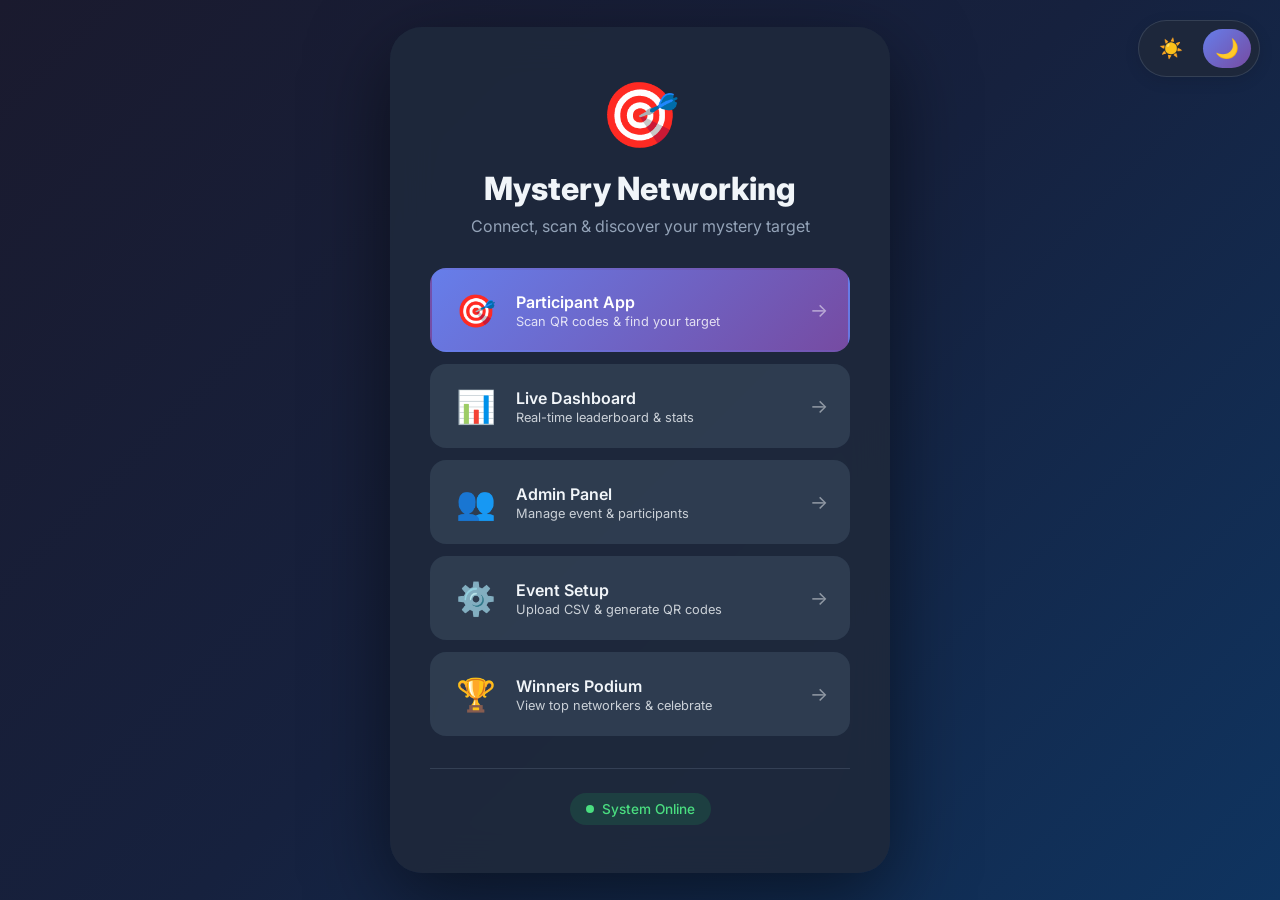
<file: frontend/index.html>
<!DOCTYPE html>
<html lang="en">
<head>
    <meta charset="UTF-8">
    <meta name="viewport" content="width=device-width, initial-scale=1.0">
    <title>🎯 Mystery Networking</title>
    <link href="https://fonts.googleapis.com/css2?family=Inter:wght@300;400;500;600;700;800&display=swap" rel="stylesheet">
    <style>
        :root {
            /* Light Theme */
            --bg-gradient: linear-gradient(135deg, #f5f7fa 0%, #e4e8f0 50%, #f0e6f4 100%);
            --card-bg: rgba(255, 255, 255, 0.95);
            --card-shadow: 0 25px 80px rgba(0, 0, 0, 0.15);
            --text-primary: #1e293b;
            --text-secondary: #64748b;
            --link-bg: #f8fafc;
            --link-hover-bg: #f1f5f9;
            --border-color: #e2e8f0;
            --status-bg: #f0fdf4;
            --status-color: #16a34a;
            --status-dot: #22c55e;
        }
        
        [data-theme="dark"] {
            /* Dark Theme */
            --bg-gradient: linear-gradient(135deg, #1a1a2e 0%, #16213e 50%, #0f3460 100%);
            --card-bg: rgba(30, 41, 59, 0.95);
            --card-shadow: 0 25px 80px rgba(0, 0, 0, 0.5);
            --text-primary: #f1f5f9;
            --text-secondary: #94a3b8;
            --link-bg: rgba(51, 65, 85, 0.8);
            --link-hover-bg: rgba(71, 85, 105, 0.9);
            --border-color: rgba(148, 163, 184, 0.2);
            --status-bg: rgba(34, 197, 94, 0.15);
            --status-color: #4ade80;
            --status-dot: #4ade80;
        }
        
        * {
            margin: 0;
            padding: 0;
            box-sizing: border-box;
        }
        
        body {
            font-family: 'Inter', -apple-system, BlinkMacSystemFont, 'Segoe UI', sans-serif;
            min-height: 100vh;
            background: var(--bg-gradient);
            display: flex;
            align-items: center;
            justify-content: center;
            padding: 20px;
            transition: all 0.3s ease;
        }
        
        .container {
            width: 100%;
            max-width: 500px;
        }
        
        .hero-card {
            background: var(--card-bg);
            backdrop-filter: blur(20px);
            border-radius: 32px;
            padding: 48px 40px;
            box-shadow: var(--card-shadow);
            text-align: center;
            transition: all 0.3s ease;
        }
        
        .theme-switcher {
            position: fixed;
            top: 20px;
            right: 20px;
            z-index: 1000;
            background: var(--card-bg);
            backdrop-filter: blur(20px);
            border: 1px solid var(--border-color);
            border-radius: 50px;
            padding: 8px;
            display: flex;
            align-items: center;
            gap: 8px;
            box-shadow: 0 4px 15px rgba(0, 0, 0, 0.1);
        }
        
        .theme-toggle {
            background: none;
            border: none;
            color: var(--text-primary);
            font-size: 1.2em;
            padding: 8px 12px;
            border-radius: 25px;
            cursor: pointer;
            transition: all 0.2s ease;
            display: flex;
            align-items: center;
            gap: 4px;
        }
        
        .theme-toggle:hover {
            background: var(--link-hover-bg);
        }
        
        .theme-toggle.active {
            background: linear-gradient(135deg, #667eea, #764ba2);
            color: white;
        }
        
        .logo {
            font-size: 4rem;
            margin-bottom: 16px;
            animation: float 3s ease-in-out infinite;
        }
        
        @keyframes float {
            0%, 100% { transform: translateY(0); }
            50% { transform: translateY(-10px); }
        }
        
        h1 {
            font-size: 2rem;
            font-weight: 800;
            color: var(--text-primary);
            margin-bottom: 8px;
        }
        
        .subtitle {
            color: var(--text-secondary);
            font-size: 1rem;
            margin-bottom: 32px;
        }
        
        .apps-grid {
            display: flex;
            flex-direction: column;
            gap: 12px;
        }
        
        .app-link {
            display: flex;
            align-items: center;
            gap: 16px;
            padding: 16px 20px;
            background: var(--link-bg);
            border-radius: 16px;
            text-decoration: none;
            color: var(--text-primary);
            transition: all 0.3s ease;
            border: 2px solid transparent;
        }
        
        .app-link:hover {
            background: var(--link-hover-bg);
            border-color: #667eea;
            transform: translateX(4px);
        }
        
        .app-link.primary {
            background: linear-gradient(135deg, #667eea, #764ba2);
            color: white;
        }
        
        .app-link.primary:hover {
            transform: translateX(4px);
            box-shadow: 0 8px 25px rgba(102, 126, 234, 0.4);
        }
        
        .app-icon {
            font-size: 2rem;
            width: 48px;
            height: 48px;
            display: flex;
            align-items: center;
            justify-content: center;
        }
        
        .app-info {
            flex: 1;
            text-align: left;
        }
        
        .app-title {
            font-weight: 600;
            font-size: 1rem;
        }
        
        .app-desc {
            font-size: 0.8rem;
            opacity: 0.8;
            margin-top: 2px;
        }
        
        .app-arrow {
            font-size: 1.2rem;
            opacity: 0.5;
        }
        
        .footer {
            margin-top: 32px;
            padding-top: 24px;
            border-top: 1px solid var(--border-color);
        }
        
        .status-badge {
            display: inline-flex;
            align-items: center;
            gap: 8px;
            background: var(--status-bg);
            color: var(--status-color);
            padding: 8px 16px;
            border-radius: 20px;
            font-size: 0.85rem;
            font-weight: 500;
        }
        
        .status-dot {
            width: 8px;
            height: 8px;
            background: var(--status-dot);
            border-radius: 50%;
            animation: pulse 2s infinite;
        }
        
        @keyframes pulse {
            0%, 100% { opacity: 1; }
            50% { opacity: 0.5; }
        }
        
        @media (max-width: 480px) {
            .hero-card {
                padding: 32px 24px;
                border-radius: 24px;
            }
            
            h1 {
                font-size: 1.6rem;
            }
            
            .logo {
                font-size: 3rem;
            }
            
            .app-icon {
                width: 44px;
                height: 44px;
                font-size: 1.6rem;
            }
        }
    </style>
</head>
<body>
    <!-- Theme Switcher -->
    <div class="theme-switcher">
        <button class="theme-toggle active" onclick="setTheme('light', event)" title="Light Mode">
            ☀️
        </button>
        <button class="theme-toggle" onclick="setTheme('dark', event)" title="Dark Mode">
            🌙
        </button>
    </div>
    
    <div class="container">
        <div class="hero-card">
            <div class="logo">🎯</div>
            <h1>Mystery Networking</h1>
            <p class="subtitle">Connect, scan & discover your mystery target</p>
            
            <div class="apps-grid">
                <a href="participant.html" class="app-link primary">
                    <div class="app-icon">🎯</div>
                    <div class="app-info">
                        <div class="app-title">Participant App</div>
                        <div class="app-desc">Scan QR codes & find your target</div>
                    </div>
                    <span class="app-arrow">→</span>
                </a>
                
                <a href="dashboard.html" class="app-link">
                    <div class="app-icon">📊</div>
                    <div class="app-info">
                        <div class="app-title">Live Dashboard</div>
                        <div class="app-desc">Real-time leaderboard & stats</div>
                    </div>
                    <span class="app-arrow">→</span>
                </a>
                
                <a href="admin.html" class="app-link">
                    <div class="app-icon">👥</div>
                    <div class="app-info">
                        <div class="app-title">Admin Panel</div>
                        <div class="app-desc">Manage event & participants</div>
                    </div>
                    <span class="app-arrow">→</span>
                </a>
                
                <a href="admin-setup.html" class="app-link">
                    <div class="app-icon">⚙️</div>
                    <div class="app-info">
                        <div class="app-title">Event Setup</div>
                        <div class="app-desc">Upload CSV & generate QR codes</div>
                    </div>
                    <span class="app-arrow">→</span>
                </a>
                
                <a href="podium.html" class="app-link">
                    <div class="app-icon">🏆</div>
                    <div class="app-info">
                        <div class="app-title">Winners Podium</div>
                        <div class="app-desc">View top networkers & celebrate</div>
                    </div>
                    <span class="app-arrow">→</span>
                </a>
            </div>
            
            <div class="footer">
                <div class="status-badge">
                    <span class="status-dot"></span>
                    System Online
                </div>
            </div>
        </div>
    </div>
    
    <script>
        // Theme management
        function setTheme(theme, e) {
            document.documentElement.setAttribute('data-theme', theme);
            localStorage.setItem('mystery-theme', theme);
            
            // Update toggle buttons
            document.querySelectorAll('.theme-toggle').forEach(btn => {
                btn.classList.remove('active');
            });
            if (e && e.target) e.target.closest('.theme-toggle').classList.add('active');
        }
        
        // Load saved theme on page load
        document.addEventListener('DOMContentLoaded', function() {
            const savedTheme = localStorage.getItem('mystery-theme') || 'dark';
            document.documentElement.setAttribute('data-theme', savedTheme);
            
            // Update toggle buttons
            document.querySelectorAll('.theme-toggle').forEach(btn => {
                btn.classList.remove('active');
                if ((savedTheme === 'light' && btn.textContent.includes('☀️')) ||
                    (savedTheme === 'dark' && btn.textContent.includes('🌙'))) {
                    btn.classList.add('active');
                }
            });
        });
    </script>
</body>
</html>
</file>
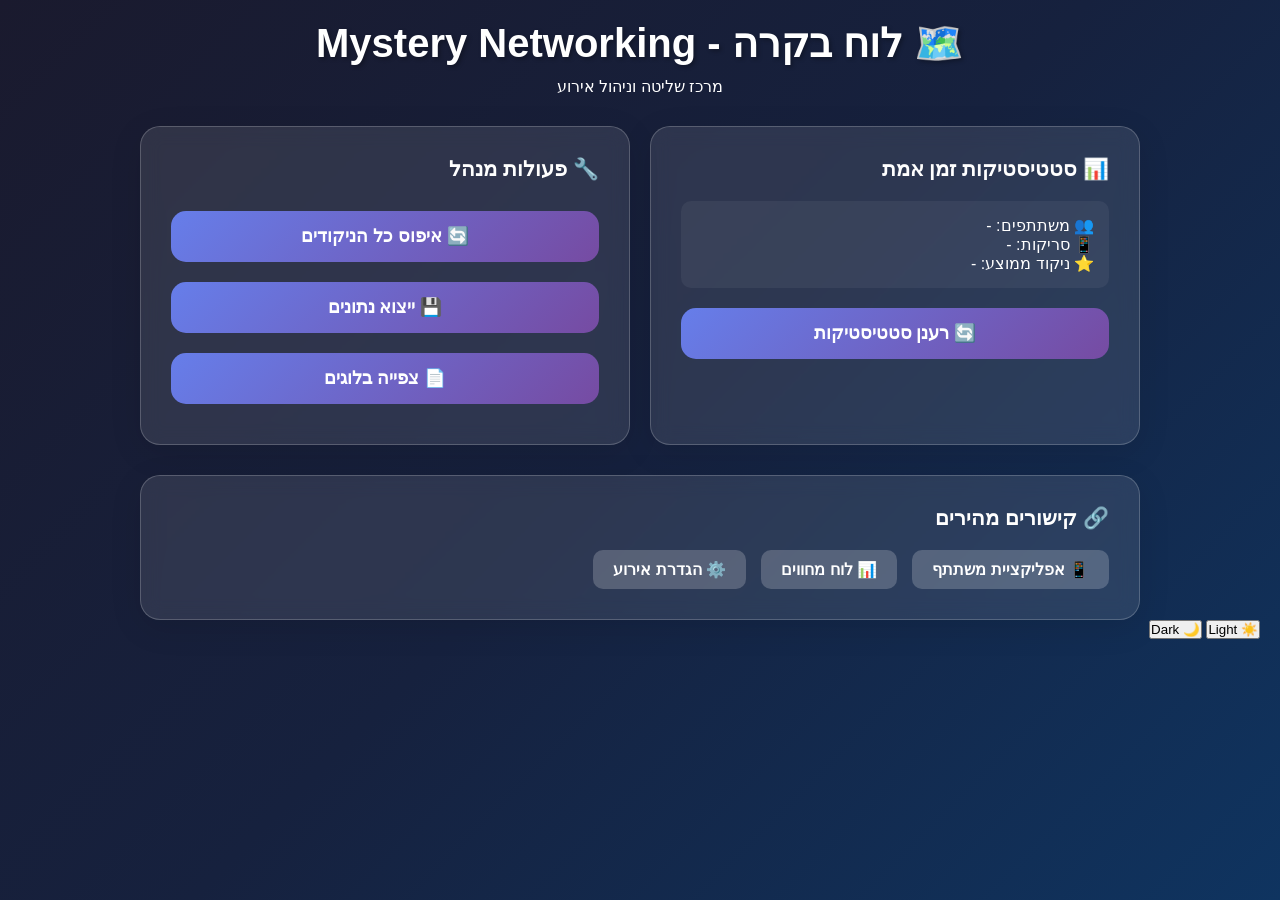
<file: frontend/admin.html>
<!DOCTYPE html>
<html lang="he" dir="rtl">
<head>
    <meta charset="UTF-8">
    <meta name="viewport" content="width=device-width, initial-scale=1.0">
    <title>Mystery Networking - Admin Panel</title>
    
    <!-- API Configuration -->
    <script src="js/firebase-config.js"></script>
    
    <style>
        * {
            margin: 0;
            padding: 0;
            box-sizing: border-box;
        }
        
        body {
            font-family: 'Segoe UI', Tahoma, Geneva, Verdana, sans-serif;
            background: linear-gradient(135deg, #667eea 0%, #764ba2 100%);
            min-height: 100vh;
            color: #fff;
            padding: 20px;
        }
        
        .container {
            max-width: 1000px;
            margin: 0 auto;
        }
        
        .header {
            text-align: center;
            margin-bottom: 30px;
        }
        
        .header h1 {
            font-size: 2.5em;
            margin-bottom: 10px;
            text-shadow: 2px 2px 4px rgba(0,0,0,0.3);
        }
        
        .admin-grid {
            display: grid;
            grid-template-columns: repeat(auto-fit, minmax(300px, 1fr));
            gap: 20px;
            margin-bottom: 30px;
        }
        
        .admin-card {
            background: rgba(255, 255, 255, 0.1);
            backdrop-filter: blur(10px);
            border-radius: 20px;
            padding: 30px;
            border: 1px solid rgba(255, 255, 255, 0.2);
            box-shadow: 0 8px 32px rgba(0,0,0,0.1);
        }
        
        .admin-card h3 {
            margin-bottom: 20px;
            color: #fff;
            font-size: 1.3em;
        }
        
        .action-button {
            width: 100%;
            padding: 15px;
            margin: 10px 0;
            background: linear-gradient(135deg, #667eea, #764ba2);
            color: white;
            border: none;
            border-radius: 15px;
            font-size: 1.1em;
            font-weight: bold;
            cursor: pointer;
            transition: all 0.3s ease;
        }
        
        .action-button:hover {
            transform: translateY(-2px);
            box-shadow: 0 5px 15px rgba(102, 126, 234, 0.4);
        }
        
        .stats-display {
            background: rgba(255, 255, 255, 0.05);
            padding: 15px;
            border-radius: 10px;
            margin: 10px 0;
        }
        
        .quick-links {
            display: flex;
            gap: 15px;
            flex-wrap: wrap;
            margin-top: 20px;
        }
        
        .quick-link {
            padding: 10px 20px;
            background: rgba(255, 255, 255, 0.2);
            border-radius: 10px;
            text-decoration: none;
            color: white;
            font-weight: bold;
            transition: all 0.3s ease;
        }
        
        .quick-link:hover {
            background: rgba(255, 255, 255, 0.3);
        }

        /* Dark Mode */
        [data-theme="dark"] body {
            background: linear-gradient(135deg, #1a1a2e 0%, #16213e 50%, #0f3460 100%);
        }
    </style>
</head>
<body>
    <div class="container">
        <div class="header">
            <h1>🗺️ לוח בקרה - Mystery Networking</h1>
            <p>מרכז שליטה וניהול אירוע</p>
        </div>
        
        <div class="admin-grid">
            <div class="admin-card">
                <h3>📊 סטטיסטיקות זמן אמת</h3>
                <div class="stats-display" id="liveStats">
                    <div>👥 משתתפים: <span id="totalParticipants">-</span></div>
                    <div>📱 סריקות: <span id="totalScans">-</span></div>
                    <div>⭐ ניקוד ממוצע: <span id="avgScore">-</span></div>
                </div>
                <button class="action-button" onclick="refreshStats()">🔄 רענן סטטיסטיקות</button>
            </div>
            
            <div class="admin-card">
                <h3>🔧 פעולות מנהל</h3>
                <button class="action-button" onclick="resetAllScores()">🔄 איפוס כל הניקודים</button>
                <button class="action-button" onclick="exportData()">💾 ייצוא נתונים</button>
                <button class="action-button" onclick="viewLogs()">📄 צפייה בלוגים</button>
            </div>
        </div>
        
        <div class="admin-card">
            <h3>🔗 קישורים מהירים</h3>
            <div class="quick-links">
                <a href="participant.html" class="quick-link" target="_blank">📱 אפליקציית משתתף</a>
                <a href="dashboard.html" class="quick-link" target="_blank">📊 לוח מחווים</a>
                <a href="admin-setup.html" class="quick-link" target="_blank">⚙️ הגדרת אירוע</a>
            </div>
        </div>
    </div>
    
    <script>
        // Admin panel JavaScript
        const API_URL = window.API_URL || 'http://localhost:5000/api';
        
        // Load stats on page load
        document.addEventListener('DOMContentLoaded', function() {
            refreshStats();
            setInterval(refreshStats, 5000); // Auto refresh every 5 seconds
        });
        
        async function refreshStats() {
            try {
                const response = await fetch(`${API_URL}/stats`);
                const data = await response.json();
                
                document.getElementById('totalParticipants').textContent = data.total_participants || 0;
                document.getElementById('totalScans').textContent = data.total_scans || 0;
                document.getElementById('avgScore').textContent = (data.completion_rate || 0) + '%';
                
                console.log('✅ Stats refreshed:', data);
            } catch (error) {
                console.error('❌ Error loading stats:', error);
                document.getElementById('totalParticipants').textContent = 'Error';
                document.getElementById('totalScans').textContent = 'Error';
                document.getElementById('avgScore').textContent = 'Error';
            }
        }
        
        async function resetAllScores() {
            if (confirm('האם אתה בטוח שברצונך לאפס את כל הניקודים?')) {
                try {
                    const response = await fetch(`${API_URL}/admin/reset-stats`, { method: 'POST' });
                    if (response.ok) {
                        alert('ניקודים אופסו בהצלחה!');
                        refreshStats();
                    } else {
                        const data = await response.json();
                        alert('שגיאה: ' + (data.error || response.status));
                    }
                } catch (e) {
                    alert('לא ניתן להתחבר לשרת');
                }
            }
        }
        
        function exportData() {
            window.open(`${API_URL}/leaderboard`, '_blank');
        }
        
        function viewLogs() {
            alert('צפייה בלוגים זמינה בקונסול של הסרוור');
        }
    </script>
    <script src="js/trendy-theme.js"></script>
</body>
</html>
</file>
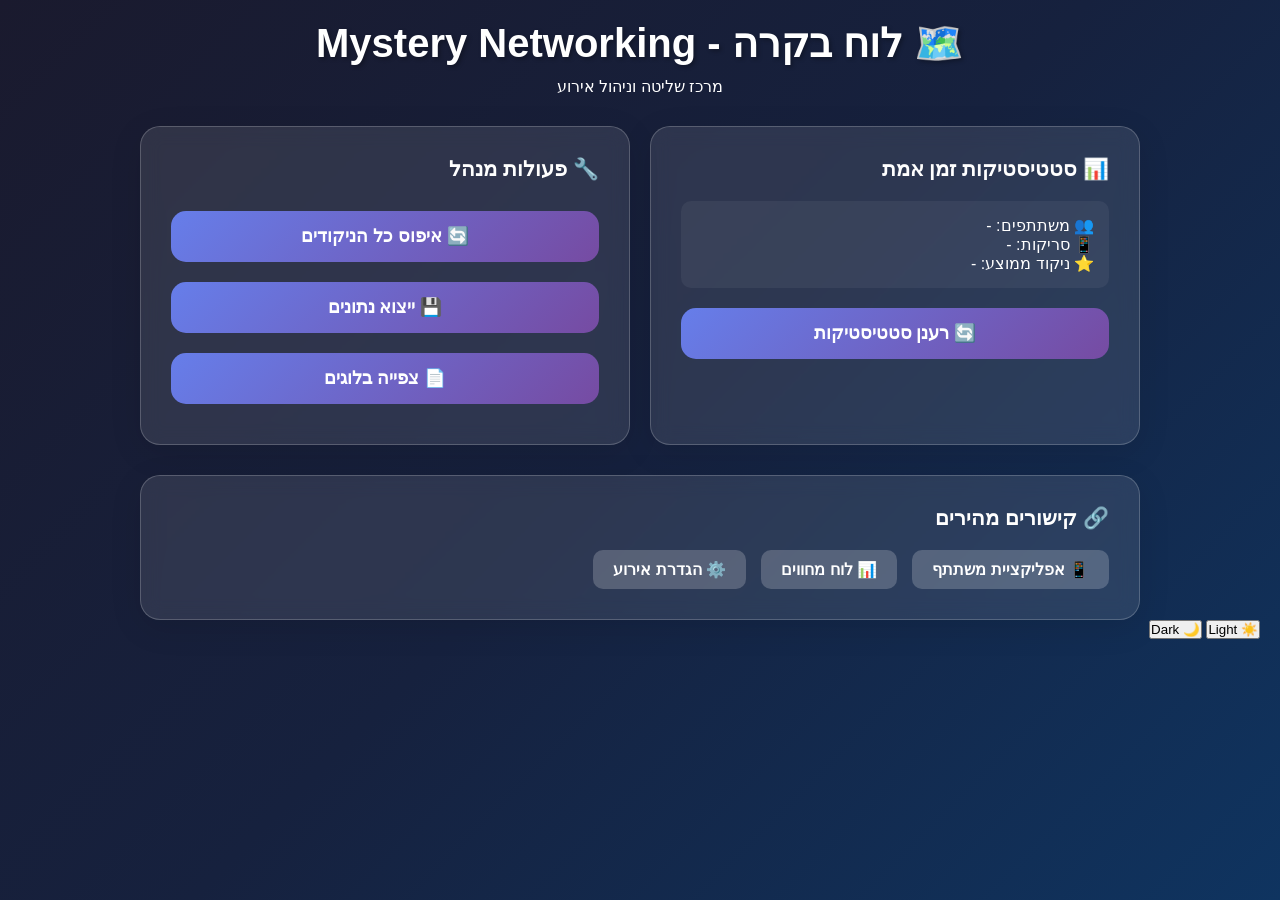
<file: livedemo/frontend/admin.html>
<!DOCTYPE html>
<html lang="en" dir="rtl">
<head>
    <meta charset="UTF-8">
    <meta name="viewport" content="width=device-width, initial-scale=1.0">
    <title>Mystery Networking - Admin Panel</title>
    
    <!-- API Configuration -->
    <script src="js/firebase-config.js"></script>
    
    <style>
        * {
            margin: 0;
            padding: 0;
            box-sizing: border-box;
        }
        
        body {
            font-family: 'Segoe UI', Tahoma, Geneva, Verdana, sans-serif;
            background: linear-gradient(135deg, #667eea 0%, #764ba2 100%);
            min-height: 100vh;
            color: #fff;
            padding: 20px;
        }
        
        .container {
            max-width: 1000px;
            margin: 0 auto;
        }
        
        .header {
            text-align: center;
            margin-bottom: 30px;
        }
        
        .header h1 {
            font-size: 2.5em;
            margin-bottom: 10px;
            text-shadow: 2px 2px 4px rgba(0,0,0,0.3);
        }
        
        .admin-grid {
            display: grid;
            grid-template-columns: repeat(auto-fit, minmax(300px, 1fr));
            gap: 20px;
            margin-bottom: 30px;
        }
        
        .admin-card {
            background: rgba(255, 255, 255, 0.1);
            backdrop-filter: blur(10px);
            border-radius: 20px;
            padding: 30px;
            border: 1px solid rgba(255, 255, 255, 0.2);
            box-shadow: 0 8px 32px rgba(0,0,0,0.1);
        }
        
        .admin-card h3 {
            margin-bottom: 20px;
            color: #fff;
            font-size: 1.3em;
        }
        
        .action-button {
            width: 100%;
            padding: 15px;
            margin: 10px 0;
            background: linear-gradient(135deg, #667eea, #764ba2);
            color: white;
            border: none;
            border-radius: 15px;
            font-size: 1.1em;
            font-weight: bold;
            cursor: pointer;
            transition: all 0.3s ease;
        }
        
        .action-button:hover {
            transform: translateY(-2px);
            box-shadow: 0 5px 15px rgba(102, 126, 234, 0.4);
        }
        
        .stats-display {
            background: rgba(255, 255, 255, 0.05);
            padding: 15px;
            border-radius: 10px;
            margin: 10px 0;
        }
        
        .quick-links {
            display: flex;
            gap: 15px;
            flex-wrap: wrap;
            margin-top: 20px;
        }
        
        .quick-link {
            padding: 10px 20px;
            background: rgba(255, 255, 255, 0.2);
            border-radius: 10px;
            text-decoration: none;
            color: white;
            font-weight: bold;
            transition: all 0.3s ease;
        }
        
        .quick-link:hover {
            background: rgba(255, 255, 255, 0.3);
        }

        /* Dark Mode */
        [data-theme="dark"] body {
            background: linear-gradient(135deg, #1a1a2e 0%, #16213e 50%, #0f3460 100%);
        }
    </style>
</head>
<body>
    <div class="container">
        <div class="header">
            <h1>🗺️ לוח בקרה - Mystery Networking</h1>
            <p>מרכז שליטה וניהול אירוע</p>
        </div>
        
        <div class="admin-grid">
            <div class="admin-card">
                <h3>📊 סטטיסטיקות זמן אמת</h3>
                <div class="stats-display" id="liveStats">
                    <div>👥 משתתפים: <span id="totalParticipants">-</span></div>
                    <div>📱 סריקות: <span id="totalScans">-</span></div>
                    <div>⭐ ניקוד ממוצע: <span id="avgScore">-</span></div>
                </div>
                <button class="action-button" onclick="refreshStats()">🔄 רענן סטטיסטיקות</button>
            </div>
            
            <div class="admin-card">
                <h3>🔧 פעולות מנהל</h3>
                <button class="action-button" onclick="resetAllScores()">🔄 איפוס כל הניקודים</button>
                <button class="action-button" onclick="exportData()">💾 ייצוא נתונים</button>
                <button class="action-button" onclick="viewLogs()">📄 צפייה בלוגים</button>
            </div>
        </div>
        
        <div class="admin-card">
            <h3>🔗 קישורים מהירים</h3>
            <div class="quick-links">
                <a href="participant.html" class="quick-link" target="_blank">📱 אפליקציית משתתף</a>
                <a href="dashboard.html" class="quick-link" target="_blank">📊 לוח מחווים</a>
                <a href="admin-setup.html" class="quick-link" target="_blank">⚙️ הגדרת אירוע</a>
            </div>
        </div>
    </div>
    
    <script>
        // Admin panel JavaScript
        const API_URL = window.API_URL || 'http://localhost:5000/api';
        
        // Load stats on page load
        document.addEventListener('DOMContentLoaded', function() {
            refreshStats();
            setInterval(refreshStats, 5000); // Auto refresh every 5 seconds
        });
        
        async function refreshStats() {
            try {
                const response = await fetch(`${API_URL}/stats`);
                const data = await response.json();
                
                document.getElementById('totalParticipants').textContent = data.total_participants || 0;
                document.getElementById('totalScans').textContent = data.total_scans || 0;
                document.getElementById('avgScore').textContent = (data.completion_rate || 0) + '%';
                
                console.log('✅ Stats refreshed:', data);
            } catch (error) {
                console.error('❌ Error loading stats:', error);
                document.getElementById('totalParticipants').textContent = 'Error';
                document.getElementById('totalScans').textContent = 'Error';
                document.getElementById('avgScore').textContent = 'Error';
            }
        }
        
        function resetAllScores() {
            if (confirm('האם אתה בטוח שברצונך לאפס את כל הניקודים?')) {
                alert('פיצר זה לא מימש עדיין - להישאר בטוח!');
            }
        }
        
        function exportData() {
            window.open(`${API_URL}/leaderboard`, '_blank');
        }
        
        function viewLogs() {
            alert('צפייה בלוגים זמינה בקונסול של הסרוור');
        }
    </script>
    <script src="js/trendy-theme.js"></script>
</body>
</html>
</file>
